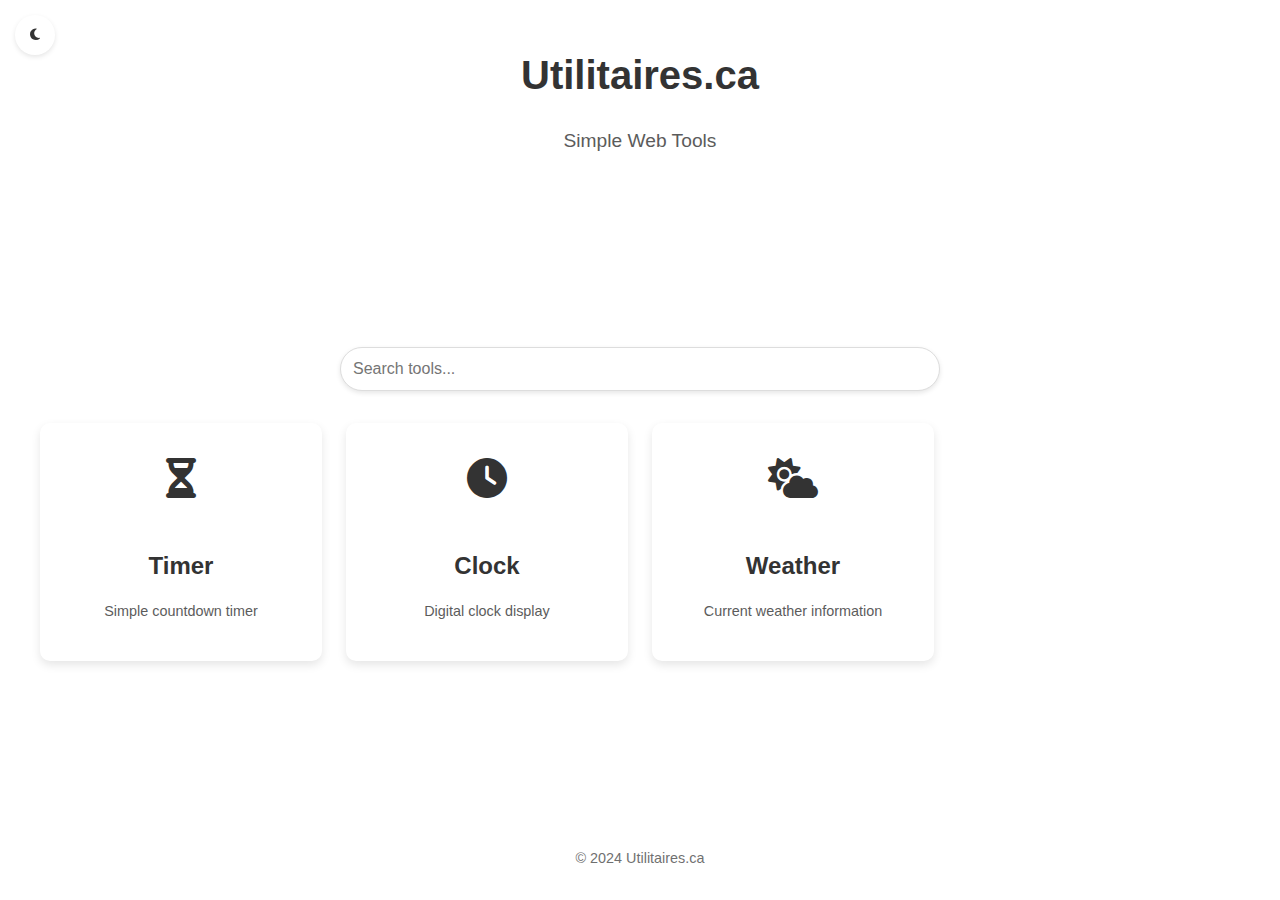
<file: index.html>
<!DOCTYPE html>
<html lang="en">
<head>
    <meta charset="UTF-8">
    <meta name="viewport" content="width=device-width, initial-scale=1.0">
    <title>Utilitaires.ca - Home</title>
    
    <!-- Prevent theme flash -->
    <script>
        // Apply theme immediately before page renders
        (function() {
            const darkMode = localStorage.getItem('darkMode') === 'true';
            if (darkMode) {
                document.documentElement.classList.add('dark-theme');
            }
        })();
    </script>
    
    <link rel="stylesheet" href="styles.css">
    <link rel="stylesheet" href="index.css">
    <link rel="stylesheet" href="https://cdnjs.cloudflare.com/ajax/libs/font-awesome/6.4.2/css/all.min.css">
</head>
<body>
    <div class="control-buttons">
        <button id="themeButton" title="Toggle theme"><i class="fas fa-moon"></i></button>
    </div>
    
    <header>
        <h1>Utilitaires.ca</h1>
        <p>Simple Web Tools</p>
    </header>
    
    <main>
        <!-- Search section -->
        <div class="search-container">
            <input type="text" id="search-box" placeholder="Search tools...">
            <div id="suggestions" class="suggestions-dropdown"></div>
        </div>
        
        <!-- Tool grid -->
        <div id="toolsGrid" class="tools-grid"></div>
    </main>
    
    <footer>
        <p>&copy; 2024 Utilitaires.ca</p>
    </footer>
    
    <!-- Important: Load script.js before index.js -->
    <script src="script.js"></script>
    <script src="index.js"></script>
</body>
</html>
</file>
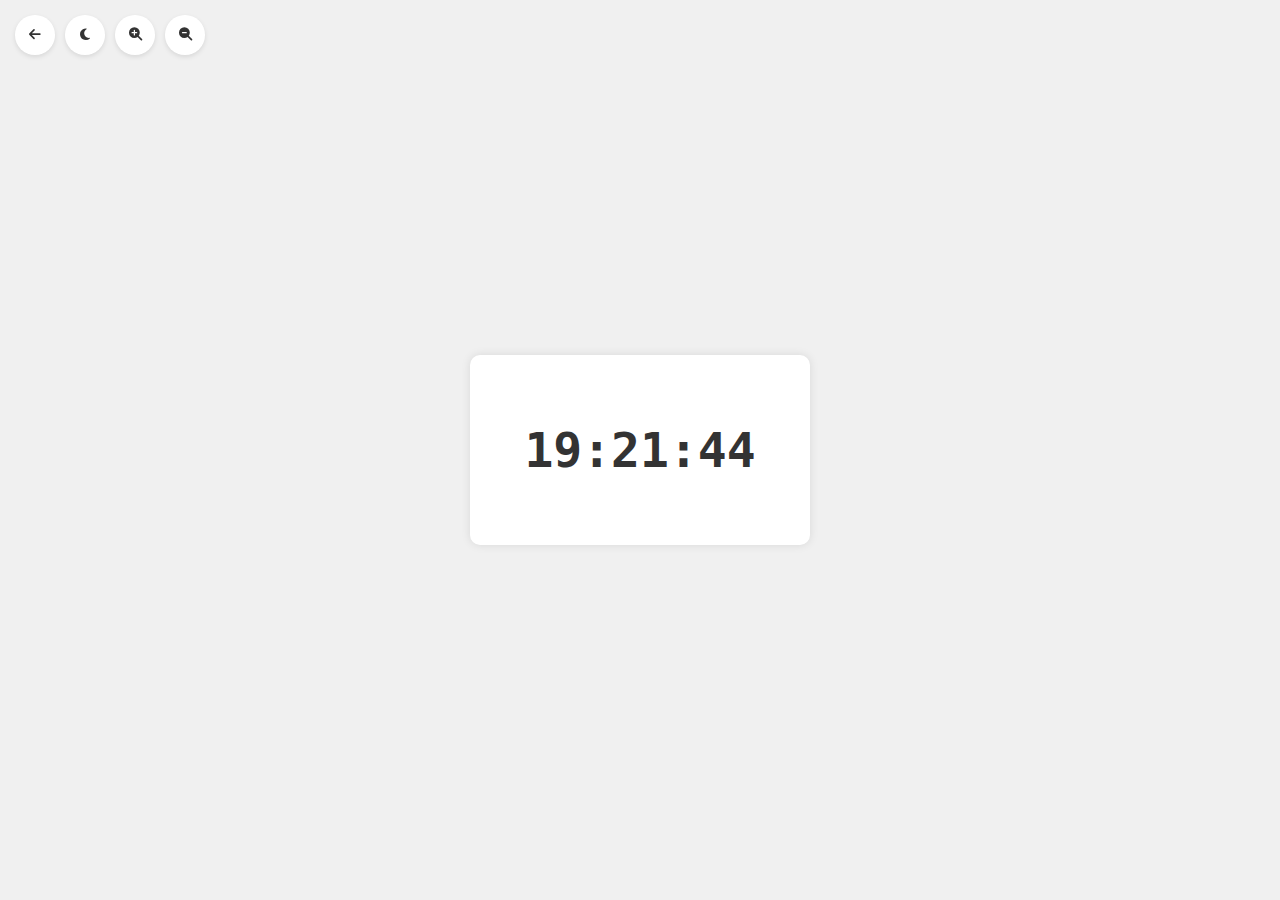
<file: clock.html>
<!DOCTYPE html>
<html lang="en">
<head>
    <meta charset="UTF-8">
    <meta name="viewport" content="width=device-width, initial-scale=1.0">
    <title>Utilitaires.ca - Clock</title>

    <script>
        // Apply theme immediately before page renders
        (function() {
            const darkMode = localStorage.getItem('darkMode') === 'true';
            if (darkMode) {
                document.documentElement.classList.add('dark-theme');
            }
        })();
    </script>
    
    <link rel="stylesheet" href="styles.css">
    <link rel="stylesheet" href="clock.css">
    <link rel="stylesheet" href="https://cdnjs.cloudflare.com/ajax/libs/font-awesome/6.4.2/css/all.min.css">
</head>
<body>
    <div class="control-buttons">
        <button id="backButton" title="Go back"><i class="fas fa-arrow-left"></i></button>
        <button id="themeButton" title="Toggle theme"><i class="fas fa-moon"></i></button>
        <!-- Zoom buttons will be added by JavaScript -->
    </div>
    <main>
        <div class="clock-container">
            <div id="clockContainer">
                <div id="clock"></div>
            </div>
        </div>
    </main>
    <script src="script.js"></script>
    <script src="clock.js"></script>
</body>
</html>
</file>
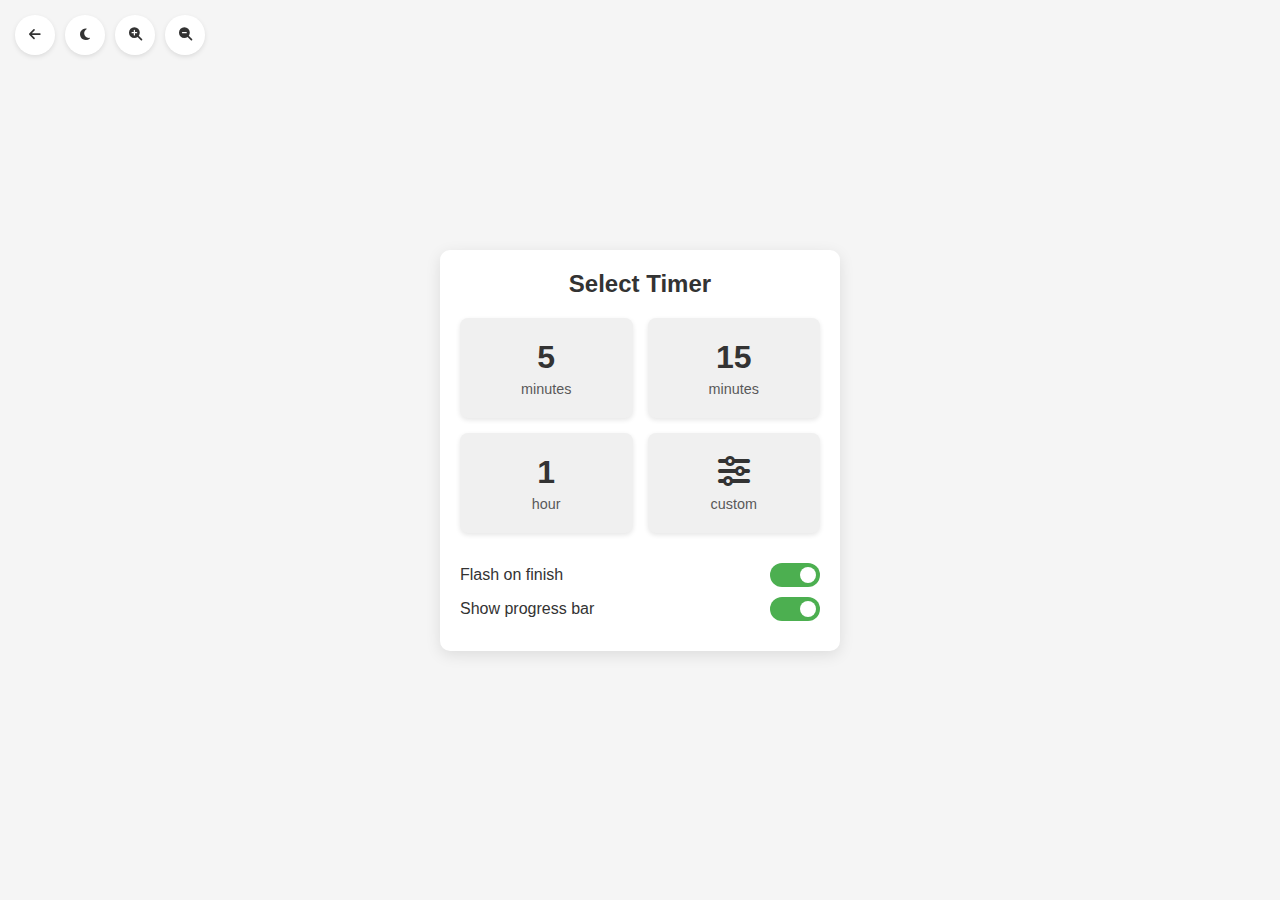
<file: timer.html>
<!DOCTYPE html>
<html lang="en">
<head>
    <meta charset="UTF-8">
    <meta name="viewport" content="width=device-width, initial-scale=1.0">
    <title>Timer - Utilitaires.ca</title>

    <script>
        // Apply theme immediately before page renders
        (function() {
            const darkMode = localStorage.getItem('darkMode') === 'true';
            if (darkMode) {
                document.documentElement.classList.add('dark-theme');
            }
        })();
    </script>
    
    <link rel="stylesheet" href="styles.css">
    <link rel="stylesheet" href="timer.css">
    <link rel="stylesheet" href="https://cdnjs.cloudflare.com/ajax/libs/font-awesome/6.4.2/css/all.min.css">
</head>
<body>
    <div class="control-buttons">
        <button id="backButton" title="Go back"><i class="fas fa-arrow-left"></i></button>
        <button id="themeButton" title="Toggle theme"><i class="fas fa-moon"></i></button>
        <!-- Zoom buttons will be added by JavaScript -->
    </div>
    <main>
        <div class="timer-container">
            <div id="timerContainer">
                <!-- Timer Selection View -->
                <div id="timerSelectionView">
                    <h2>Select Timer</h2>
                    <div class="timer-presets">
                        <button class="preset-btn" data-minutes="5">
                            <span class="preset-time">5</span>
                            <span class="preset-label">minutes</span>
                        </button>
                        <button class="preset-btn" data-minutes="15">
                            <span class="preset-time">15</span>
                            <span class="preset-label">minutes</span>
                        </button>
                        <button class="preset-btn" data-minutes="60">
                            <span class="preset-time">1</span>
                            <span class="preset-label">hour</span>
                        </button>
                        <button class="preset-btn custom-btn">
                            <span class="preset-time"><i class="fas fa-sliders-h"></i></span>
                            <span class="preset-label">custom</span>
                        </button>
                    </div>
                    
                    <div class="timer-options">
                        <div class="option-item">
                            <label for="flashToggle">Flash on finish</label>
                            <label class="switch">
                                <input type="checkbox" id="flashToggle" checked>
                                <span class="slider round"></span>
                            </label>
                        </div>
                        
                        <div class="option-item">
                            <label for="progressToggle">Show progress bar</label>
                            <label class="switch">
                                <input type="checkbox" id="progressToggle" checked>
                                <span class="slider round"></span>
                            </label>
                        </div>
                    </div>
                </div>
                
                <!-- Custom Timer View -->
                <div id="customTimerView" class="hidden">
                    <h2>Custom Timer</h2>
                    <div class="custom-inputs">
                        <div class="time-input">
                            <input type="number" id="hoursInput" min="0" max="23" value="0">
                            <label>hours</label>
                        </div>
                        <div class="time-input">
                            <input type="number" id="minutesInput" min="0" max="59" value="0">
                            <label>minutes</label>
                        </div>
                        <div class="time-input">
                            <input type="number" id="secondsInput" min="0" max="59" value="0">
                            <label>seconds</label>
                        </div>
                    </div>
                    <div class="custom-controls">
                        <button id="startCustomBtn" class="btn">Start</button>
                        <button id="cancelCustomBtn" class="btn">Cancel</button>
                    </div>
                </div>
                
                <!-- Countdown View -->
                <div id="countdownView" class="hidden">
                    <div class="countdown-display">
                        <span id="displayHours">00</span>:<span id="displayMinutes">00</span>:<span id="displaySeconds">00</span>
                    </div>
                    <div class="progress-bar">
                        <div id="progressFill"></div>
                    </div>
                    <div class="countdown-controls">
                        <button id="pauseBtn" class="btn">Pause</button>
                        <button id="resumeBtn" class="btn hidden">Resume</button>
                        <button id="cancelBtn" class="btn">Cancel</button>
                    </div>
                </div>
            </div>
        </div>
    </main>
    <script src="script.js"></script>
    <script src="timer.js"></script>
</body>
</html>
</file>
<file: styles.css>
/**
 * Common styles for Utilitaires.ca
 * Contains theme variables, control buttons, and shared layouts
 */

/* Theme variables */
:root {
    --bg-color: #f0f0f0;
    --text-color: #333;
    --container-bg: #fff;
    --shadow-color: rgba(0, 0, 0, 0.1);
}

html.dark-theme, 
.dark-theme {
    --bg-color: #222;
    --text-color: #f0f0f0;
    --container-bg: #333;
    --shadow-color: rgba(0, 0, 0, 0.3);
}

/* Prevent white flash before CSS loads */
html {
    background-color: var(--bg-color);
    transition: background-color 0.3s;
}

/* Common body styles */
body {
    font-family: Arial, sans-serif;
    display: flex;
    flex-direction: column;
    align-items: center;
    justify-content: center;
    height: 100vh;
    margin: 0;
    background-color: var(--bg-color);
    color: var(--text-color);
    transition: background-color 0.3s, color 0.3s;
}

/* Main content area for zoom */
main {
    display: flex;
    justify-content: center;
    align-items: center;
    flex-grow: 1;
    width: 100%;
    height: 100%;
    transform-origin: center;
    transition: transform 0.3s ease;
}

/* Control buttons styles */
.control-buttons {
    position: fixed;
    top: 15px;
    left: 15px;
    z-index: 100;
    display: flex;
    gap: 10px;
}

.control-buttons button {
    width: 40px;
    height: 40px;
    border-radius: 50%;
    border: none;
    background-color: var(--container-bg);
    color: var(--text-color);
    cursor: pointer;
    display: flex;
    align-items: center;
    justify-content: center;
    box-shadow: 0 2px 5px var(--shadow-color);
    transition: transform 0.2s, background-color 0.3s, color 0.3s;
}

.control-buttons button:hover {
    transform: scale(1.1);
}

.control-buttons button:active {
    transform: scale(0.95);
}

/* Common utility classes */
.hidden {
    display: none !important;
}
</file>
<file: index.css>
/* Theme variables */
:root {
    --bg-color: #fff;
    --text-color: #333;
    --card-bg: #f9f9f9;
    --card-border: #ddd;
    --card-shadow: rgba(0,0,0,0.1);
    --hover-bg: #f0f0f0;
    --container-bg: #ffffff;
    --shadow-color: rgba(0, 0, 0, 0.1);
}

.dark-theme {
    --bg-color: #222;
    --text-color: #f0f0f0;
    --card-bg: #444;
    --card-border: #555;
    --card-shadow: rgba(0,0,0,0.3);
    --hover-bg: #555;
    --container-bg: #333;
    --shadow-color: rgba(0, 0, 0, 0.3);
}

/* Basic page styles */
body {
    font-family: Arial, sans-serif;
    line-height: 1.6;
    margin: 0;
    padding: 0;
    color: var(--text-color);
    background-color: var(--bg-color);
    transition: background-color 0.3s, color 0.3s;
    display: flex;
    flex-direction: column;
    min-height: 100vh;
}

/* Header styles - no background */
header {
    text-align: center;
    margin-bottom: 2rem;
    padding: 1rem;
}

header h1 {
    font-size: 2.5rem;
    margin-bottom: 0.5rem;
}

header p {
    font-size: 1.2rem;
    opacity: 0.8;
}

/* Main content container */
main {
    flex: 1;
    display: flex;
    flex-direction: column;
    align-items: center;
    padding: 0 20px;
    max-width: 1200px;
    margin: 0 auto;
}

/* Search container */
.search-container {
    position: relative;
    width: 100%;
    max-width: 600px;
    margin: 0 auto 2rem;
}

#search-box {
    width: 100%;
    padding: 12px;
    font-size: 1rem;
    border: 1px solid var(--card-border);
    border-radius: 25px;
    background-color: var(--container-bg);
    color: var(--text-color);
    box-shadow: 0 2px 5px var(--shadow-color);
    transition: all 0.3s;
    box-sizing: border-box; /* Ensure padding is included in width */
}

#search-box:focus {
    outline: none;
    box-shadow: 0 2px 10px var(--shadow-color);
}

.suggestions-dropdown {
    display: none;
    position: absolute;
    top: 100%;
    left: 0;
    width: 100%; /* Match parent width exactly */
    background-color: var(--container-bg);
    border-radius: 10px;
    margin-top: 5px;
    box-shadow: 0 4px 10px var(--shadow-color);
    z-index: 10;
    max-height: 300px;
    overflow-y: auto;
    box-sizing: border-box; /* Include padding in width calculation */
}

.suggestion-item {
    padding: 12px 15px;
    cursor: pointer;
    transition: background-color 0.2s;
}

.suggestion-item:hover {
    background-color: var(--hover-bg);
}

/* Tool grid layout */
.tools-grid {
    display: grid;
    grid-template-columns: repeat(auto-fill, minmax(250px, 1fr));
    gap: 1.5rem;
    width: 100%;
}

.tool-card {
    background-color: var(--container-bg);
    border-radius: 10px;
    box-shadow: 0 4px 10px var(--shadow-color);
    padding: 1.5rem;
    display: flex;
    flex-direction: column;
    align-items: center;
    text-align: center;
    cursor: pointer;
    text-decoration: none;
    color: var(--text-color);
    transition: transform 0.2s, box-shadow 0.2s, background-color 0.3s;
}

.tool-card:hover {
    transform: translateY(-5px);
    box-shadow: 0 6px 15px var(--shadow-color);
}

.tool-icon {
    font-size: 2.5rem;
    margin-bottom: 1rem;
}

.tool-info h2 {
    margin-bottom: 0.5rem;
    font-size: 1.5rem;
}

.tool-info p {
    font-size: 0.9rem;
    opacity: 0.8;
}

/* Empty state for no search results */
.empty-state {
    text-align: center;
    padding: 2rem;
    width: 100%;
    grid-column: 1 / -1;
}

.empty-state i {
    font-size: 3rem;
    opacity: 0.3;
    margin-bottom: 1rem;
}

.empty-state p {
    font-size: 1.2rem;
    opacity: 0.7;
}

/* Footer styles - no background */
footer {
    margin-top: 2rem;
    text-align: center;
    font-size: 0.9rem;
    opacity: 0.7;
    padding: 1rem;
}

/* Control button styles - only theme button */
.control-buttons {
    position: fixed;
    top: 15px;
    left: 15px;
    z-index: 100;
    display: flex;
    gap: 10px;
}

.control-buttons button {
    width: 40px;
    height: 40px;
    border-radius: 50%;
    border: none;
    background-color: var(--container-bg);
    color: var(--text-color);
    cursor: pointer;
    display: flex;
    align-items: center;
    justify-content: center;
    box-shadow: 0 2px 5px var(--shadow-color);
    transition: transform 0.2s, background-color 0.3s, color 0.3s;
}

.control-buttons button:hover {
    transform: scale(1.1);
}

.control-buttons button:active {
    transform: scale(0.95);
}

/* Responsive adjustments */
@media (max-width: 768px) {
    .tools-grid {
        grid-template-columns: 1fr;
    }
    
    header h1 {
        font-size: 2rem;
    }
}
</file>
<file: clock.css>
:root {
    --bg-color: #f0f0f0;
    --text-color: #333;
    --container-bg: #fff;
    --shadow-color: rgba(0, 0, 0, 0.1);
    --clock-color: #333;
}

.dark-theme {
    --bg-color: #222;
    --text-color: #f0f0f0;
    --container-bg: #333;
    --shadow-color: rgba(0, 0, 0, 0.3);
    --clock-color: #f0f0f0;
}

body {
    font-family: Arial, sans-serif;
    display: flex;
    flex-direction: column;
    align-items: center;
    justify-content: center;
    height: 100vh;
    margin: 0;
    background-color: var(--bg-color);
    color: var(--text-color);
    transition: background-color 0.3s, color 0.3s;
}

header {
    margin-bottom: 20px;
}

/* Add styles for zoom buttons */
.control-buttons {
    position: fixed;
    top: 15px;
    left: 15px;
    z-index: 100;
    display: flex;
    gap: 10px;
}

.control-buttons button {
    width: 40px;
    height: 40px;
    border-radius: 50%;
    border: none;
    background-color: var(--container-bg);
    color: var(--text-color);
    cursor: pointer;
    display: flex;
    align-items: center;
    justify-content: center;
    box-shadow: 0 2px 5px var(--shadow-color);
    transition: transform 0.2s, background-color 0.3s, color 0.3s;
}

.control-buttons button:hover {
    transform: scale(1.1);
}

.control-buttons button:active {
    transform: scale(0.95);
}

/* Clock-specific styles */

.clock-container {
    font-family: monospace;
    font-weight: bold;
    background-color: var(--container-bg);
    border-radius: 10px;
    box-shadow: 0 0 10px var(--shadow-color);
    text-align: center;
    transition: background-color 0.3s;
    padding: 20px;
}

#clockContainer {
    display: flex;
    justify-content: center;
    align-items: center;
    min-width: 300px;
    min-height: 150px;
}

#clock {
    font-size: 3rem;
    text-align: center;
}

@media (max-width: 480px) {
    #clock {
        font-size: 2.5rem;
    }
}

/* Style for the resizable element */
.resizable {
    position: relative;
    overflow: visible;
}

/* Add this to the existing CSS */
main {
    display: flex;
    justify-content: center;
    align-items: center;
    flex-grow: 1;
    width: 100%;
    height: 100%;
    transform-origin: center;
    transition: transform 0.3s ease;
}
</file>
<file: timer.css>
:root {
    --bg-color: #f5f5f5;
    --text-color: #333;
    --container-bg: #fff;
    --shadow-color: rgba(0, 0, 0, 0.1);
    --btn-start: #4CAF50;
    --btn-pause: #FFC107;
    --btn-reset: #F44336;
    --timer-bg: #f8f8f8;
    --preset-bg: #f0f0f0;
    --preset-hover: #e0e0e0;
    --preset-text: #333;
    --progress-bg: #e0e0e0;
    --progress-fill: #4CAF50;
}

.dark-theme {
    --bg-color: #222;
    --text-color: #f0f0f0;
    --container-bg: #333;
    --shadow-color: rgba(0, 0, 0, 0.3);
    --btn-start: #3A8A3E;
    --btn-pause: #DDA500;
    --btn-reset: #D32F2F;
    --timer-bg: #444;
    --preset-bg: #444;
    --preset-hover: #555;
    --preset-text: #f0f0f0;
    --progress-bg: #555;
    --progress-fill: #3A8A3E;
}

* {
    margin: 0;
    padding: 0;
    box-sizing: border-box;
    font-family: Arial, sans-serif;
}

body {
    background-color: var(--bg-color);
    color: var(--text-color);
    display: flex;
    flex-direction: column;
    justify-content: center;
    align-items: center;
    min-height: 100vh;
    transition: background-color 0.3s, color 0.3s;
}

main {
    display: flex;
    justify-content: center;
    align-items: center;
    flex-grow: 1;
    width: 100%;
    height: 100%;
    transform-origin: center;
    transition: transform 0.3s ease;
}

.control-buttons {
    position: fixed;
    top: 15px;
    left: 15px;
    z-index: 100;
    display: flex;
    gap: 10px;
}

.control-buttons button {
    width: 40px;
    height: 40px;
    border-radius: 50%;
    border: none;
    background-color: var(--container-bg);
    color: var(--text-color);
    cursor: pointer;
    display: flex;
    align-items: center;
    justify-content: center;
    box-shadow: 0 2px 5px var(--shadow-color);
    transition: transform 0.2s, background-color 0.3s, color 0.3s;
}

.control-buttons button:hover {
    transform: scale(1.1);
}

.control-buttons button:active {
    transform: scale(0.95);
}

/* Timer-specific styles */

/* Timer container */
.timer-container {
    display: flex;
    justify-content: center;
    align-items: center;
}

#timerContainer {
    position: relative;
    overflow: hidden;
    background-color: var(--container-bg);
    padding: 20px;
    border-radius: 10px;
    box-shadow: 0 4px 15px var(--shadow-color);
    text-align: center;
    width: 400px;
    min-height: 400px;
    transition: background-color 0.3s;
}

/* Timer Selection View */
#timerSelectionView h2,
#customTimerView h2 {
    margin-bottom: 20px;
    color: var(--text-color);
}

.timer-presets {
    display: grid;
    grid-template-columns: 1fr 1fr;
    gap: 15px;
    margin-bottom: 20px;
}

.preset-btn {
    display: flex;
    flex-direction: column;
    align-items: center;
    justify-content: center;
    background-color: var(--preset-bg);
    border: none;
    border-radius: 8px;
    padding: 20px 10px;
    cursor: pointer;
    transition: all 0.2s ease;
    color: var(--preset-text);
    box-shadow: 0 2px 5px var(--shadow-color);
    height: 100px;
}

.preset-btn:hover {
    background-color: var(--preset-hover);
    transform: translateY(-2px);
}

.preset-btn:active {
    transform: translateY(0);
}

.preset-time {
    font-size: 2rem;
    font-weight: bold;
    margin-bottom: 5px;
}

.preset-label {
    font-size: 0.9rem;
    opacity: 0.8;
}

/* Timer Options */
.timer-options {
    margin-top: 30px;
}

.option-item {
    display: flex;
    justify-content: space-between;
    align-items: center;
    margin-bottom: 10px;
}

/* Toggle Switch */
.switch {
    position: relative;
    display: inline-block;
    width: 50px;
    height: 24px;
}

.switch input {
    opacity: 0;
    width: 0;
    height: 0;
}

.slider {
    position: absolute;
    cursor: pointer;
    top: 0;
    left: 0;
    right: 0;
    bottom: 0;
    background-color: #ccc;
    transition: .4s;
}

.slider:before {
    position: absolute;
    content: "";
    height: 16px;
    width: 16px;
    left: 4px;
    bottom: 4px;
    background-color: white;
    transition: .4s;
}

input:checked + .slider {
    background-color: var(--btn-start);
}

input:focus + .slider {
    box-shadow: 0 0 1px var(--btn-start);
}

input:checked + .slider:before {
    transform: translateX(26px);
}

.slider.round {
    border-radius: 34px;
}

.slider.round:before {
    border-radius: 50%;
}

/* Custom Timer View */
.custom-inputs {
    display: flex;
    justify-content: space-between;
    gap: 10px;
    margin-bottom: 20px;
}

.time-input {
    display: flex;
    flex-direction: column;
    align-items: center;
}

.time-input input {
    width: 70px;
    padding: 10px;
    text-align: center;
    border: 1px solid #ccc;
    border-radius: 5px;
    font-size: 1.2rem;
    background-color: var(--preset-bg);
    color: var(--text-color);
}

.time-input label {
    margin-top: 5px;
    font-size: 0.9rem;
    opacity: 0.8;
}

.custom-controls {
    display: flex;
    justify-content: center;
    gap: 10px;
    margin-top: 20px;
}

/* Countdown View */
.countdown-display {
    font-size: 3.5rem;
    font-weight: bold;
    color: var(--text-color);
    margin: 1rem 0;
    padding: 1rem;
    background-color: var(--timer-bg);
    border-radius: 5px;
    transition: background-color 0.3s, color 0.3s;
}

.progress-bar {
    height: 10px;
    background-color: var(--progress-bg);
    border-radius: 5px;
    margin: 20px 0;
}

#progressFill {
    height: 100%;
    width: 100%;
    background-color: var(--progress-fill);
    border-radius: 5px;
    transition: width 1s linear;
}

.countdown-controls {
    display: flex;
    justify-content: center;
    gap: 10px;
    margin-top: 20px;
}

/* Buttons */
.btn {
    padding: 10px 20px;
    font-size: 1rem;
    border: none;
    border-radius: 5px;
    cursor: pointer;
    transition: all 0.3s ease;
    background-color: var(--preset-bg);
    color: var(--text-color);
}

.btn:hover {
    opacity: 0.85;
    transform: translateY(-2px);
}

.btn:active {
    transform: translateY(0);
}

#pauseBtn, #resumeBtn {
    background-color: var(--btn-pause);
    color: #333;
}

#cancelBtn {
    background-color: var(--btn-reset);
    color: white;
}

#startCustomBtn {
    background-color: var(--btn-start);
    color: white;
}

/* Utility Classes */
.hidden {
    display: none !important;
}

/* Flash animation */
@keyframes flash {
    0%, 50%, 100% {
        background-color: var(--container-bg);
    }
    25%, 75% {
        background-color: rgba(255, 0, 0, 0.3);
    }
}

.flash-animation {
    animation: flash 1s ease-in-out infinite;
}

@media (max-width: 480px) {
    .timer-presets {
        grid-template-columns: 1fr;
    }
    
    .custom-inputs {
        flex-direction: column;
    }
    
    .countdown-display {
        font-size: 2.5rem;
    }
}
</file>
